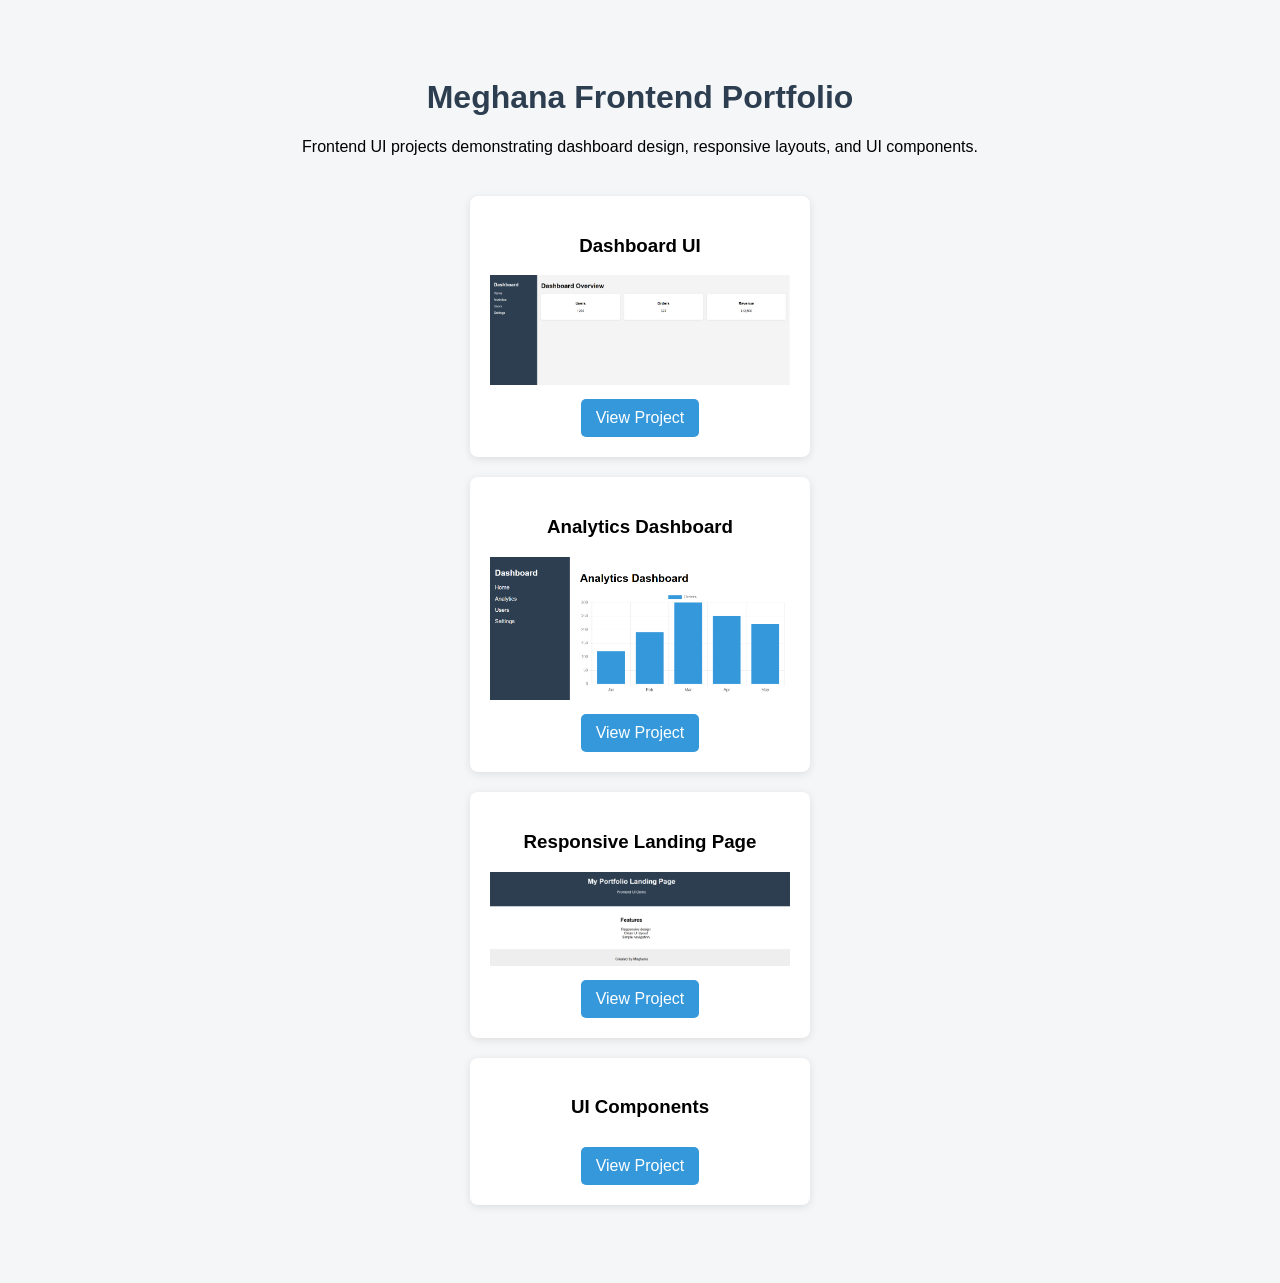
<file: index.html>
<!DOCTYPE html>
<html>
<head>

<title>Meghana Frontend Portfolio</title>

<style>

body{
font-family:Arial;
background:#f4f6f8;
text-align:center;
padding:50px;
}

h1{
color:#2c3e50;
}

.projects{
margin-top:40px;
}

.project{
background:white;
padding:20px;
margin:20px auto;
width:300px;
border-radius:8px;
box-shadow:0 2px 8px rgba(0,0,0,0.1);
}

a{
display:inline-block;
margin-top:10px;
padding:10px 15px;
background:#3498db;
color:white;
text-decoration:none;
border-radius:5px;
}

a:hover{
background:#2980b9;
}

</style>

</head>

<body>

<h1>Meghana Frontend Portfolio</h1>

<p>Frontend UI projects demonstrating dashboard design, responsive layouts, and UI components.</p>

<div class="projects">

<div class="project">
<h3>Dashboard UI</h3>
<img src="dashboard.png" width="300">
<br>
<a href="react-dashboard/index.html">View Project</a>
</div>

<div class="project">
<h3>Analytics Dashboard</h3>
<img src="analytics.png" width="300">
<br>
<a href="react-dashboard/analytics.html">View Project</a>
</div>

<div class="project">
<h3>Responsive Landing Page</h3>
<img src="landing.png" width="300">
<br>
<a href="responsive-landing-page/index.html">View Project</a>
</div>

<div class="project">
<h3>UI Components</h3>
<a href="ui-components-library/button.html">View Project</a>
</div>

</div>

</body>
</html>
</file>
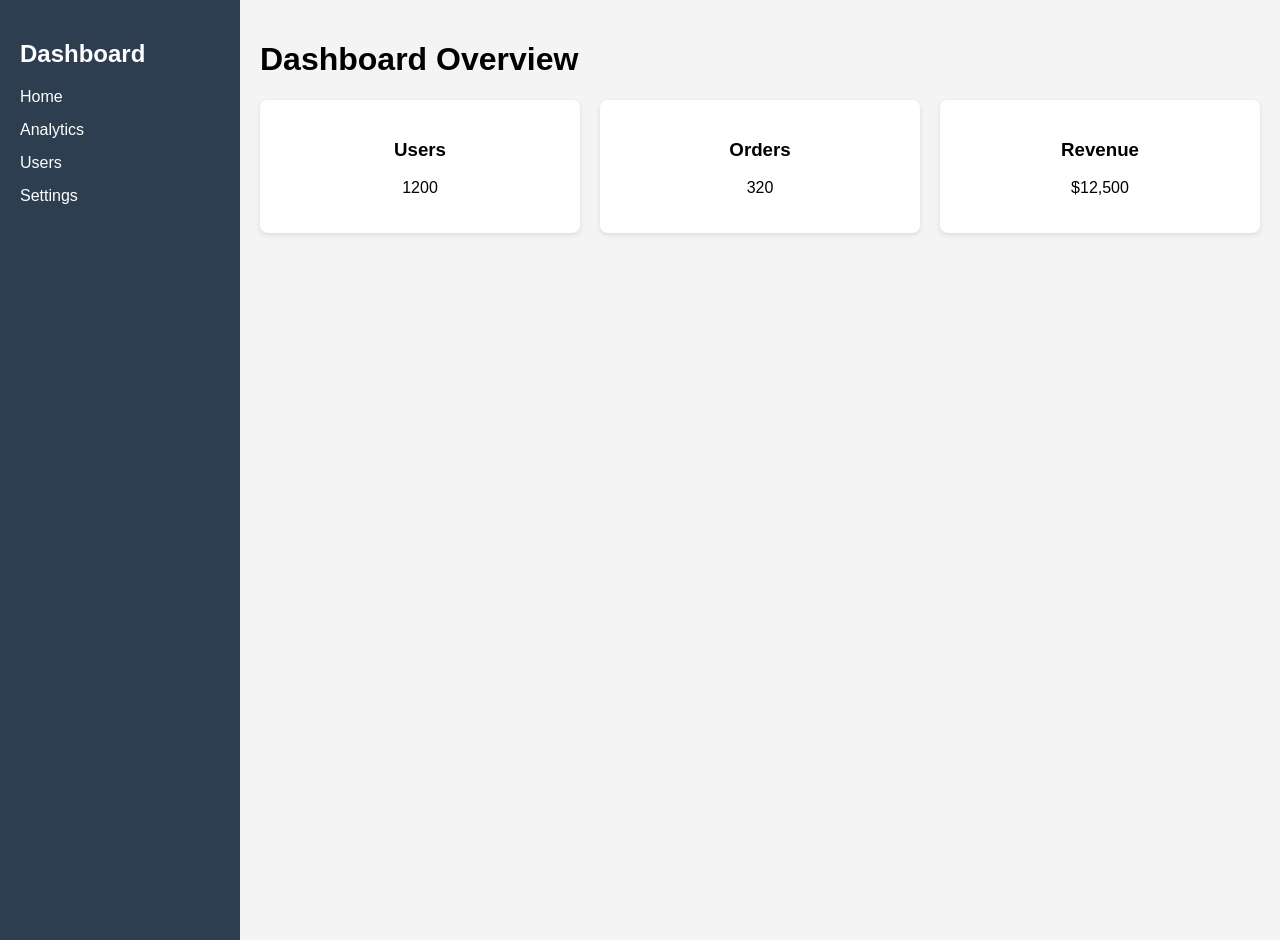
<file: react-dashboard/index.html>
<!DOCTYPE html>
<html>
<head>
<title>Dashboard UI</title>

<style>
body{
font-family: Arial;
margin:0;
display:flex;
}

.sidebar{
width:200px;
background:#2c3e50;
color:white;
height:100vh;
padding:20px;
}

.sidebar h2{
color:white;
}

.sidebar ul{
list-style:none;
padding:0;
}

.sidebar li{
margin:15px 0;
}

.main{
flex:1;
padding:20px;
background:#f4f4f4;
}

.cards{
display:flex;
gap:20px;
}

.card{
background:white;
padding:20px;
border-radius:8px;
box-shadow:0 2px 5px rgba(0,0,0,0.1);
flex:1;
text-align:center;
}
  .sidebar a{
color:white;
text-decoration:none;
}

.sidebar a:hover{
text-decoration:underline;
}
</style>

</head>

<body>

<div class="sidebar">
<h2>Dashboard</h2>
<ul>
<li><a href="index.html">Home</a></li>
<li><a href="analytics.html">Analytics</a></li>
<li><a href="users.html">Users</a></li>
<li><a href="settings.html">Settings</a></li>
</ul>
</div>

<div class="main">
<h1>Dashboard Overview</h1>

<div class="cards">

<div class="card">
<h3>Users</h3>
<p>1200</p>
</div>

<div class="card">
<h3>Orders</h3>
<p>320</p>
</div>

<div class="card">
<h3>Revenue</h3>
<p>$12,500</p>
</div>

</div>

</div>

</body>
</html>
</file>
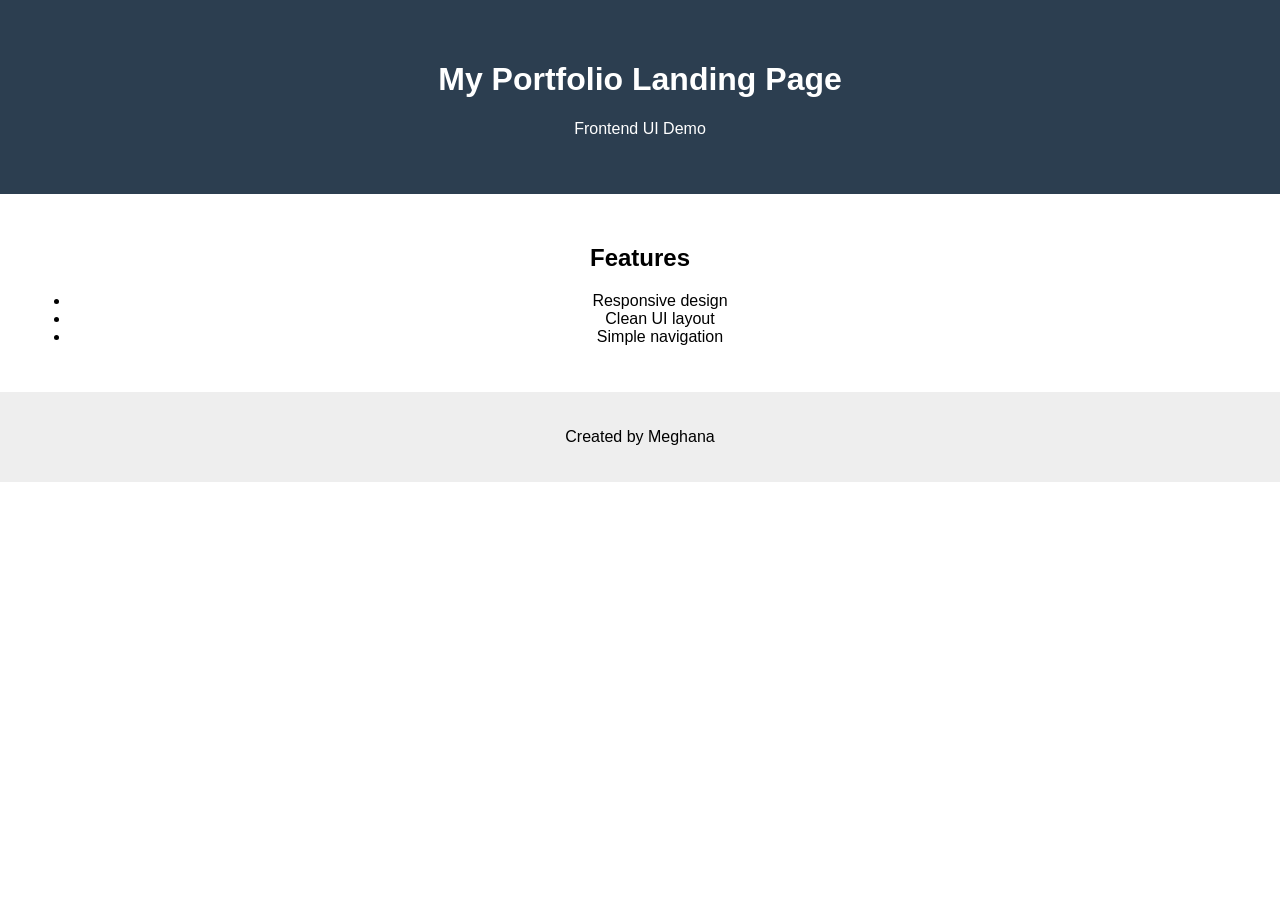
<file: responsive-landing-page/index.html>
<!DOCTYPE html>
<html>
<head>
    <title>Responsive Landing Page</title>
    <link rel="stylesheet" href="style.css">
</head>

<body>

<header>
<h1>My Portfolio Landing Page</h1>
<p>Frontend UI Demo</p>
</header>

<section>
<h2>Features</h2>
<ul>
<li>Responsive design</li>
<li>Clean UI layout</li>
<li>Simple navigation</li>
</ul>
</section>

<footer>
<p>Created by Meghana</p>
</footer>

</body>
</html>
</file>
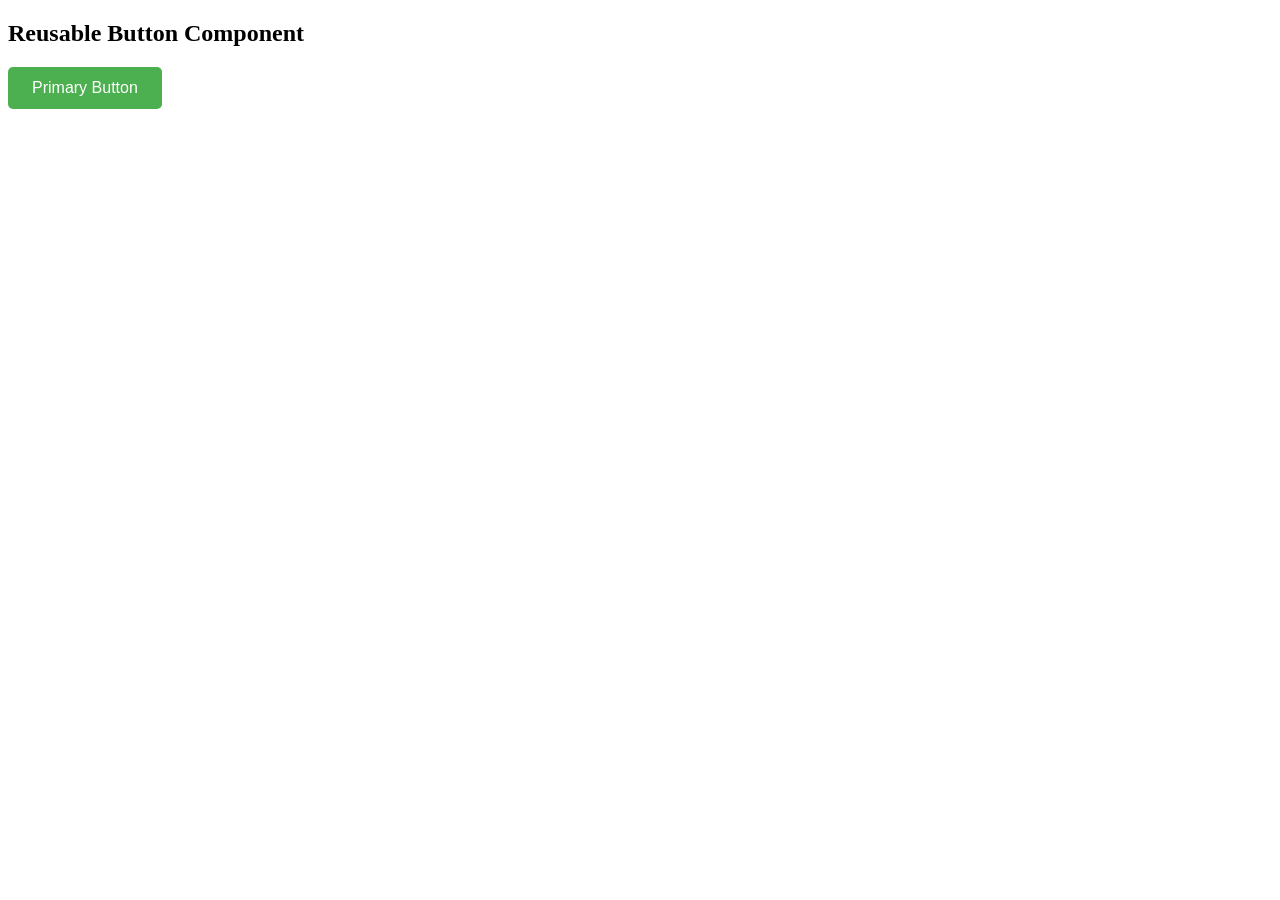
<file: ui-components-library/button.html>
<!DOCTYPE html>
<html>
<head>
<title>UI Button Component</title>

<style>
.button {
  background-color: #4CAF50;
  border: none;
  color: white;
  padding: 12px 24px;
  font-size: 16px;
  cursor: pointer;
  border-radius: 5px;
}

.button:hover {
  background-color: #45a049;
}
</style>

</head>

<body>

<h2>Reusable Button Component</h2>

<button class="button">Primary Button</button>

</body>
</html>
</file>
<file: responsive-landing-page/style.css>
body {
    font-family: Arial;
    margin: 0;
    text-align: center;
}

header {
    background-color: #2c3e50;
    color: white;
    padding: 40px;
}

section {
    padding: 30px;
}

footer {
    background: #eee;
    padding: 20px;
}
</file>
